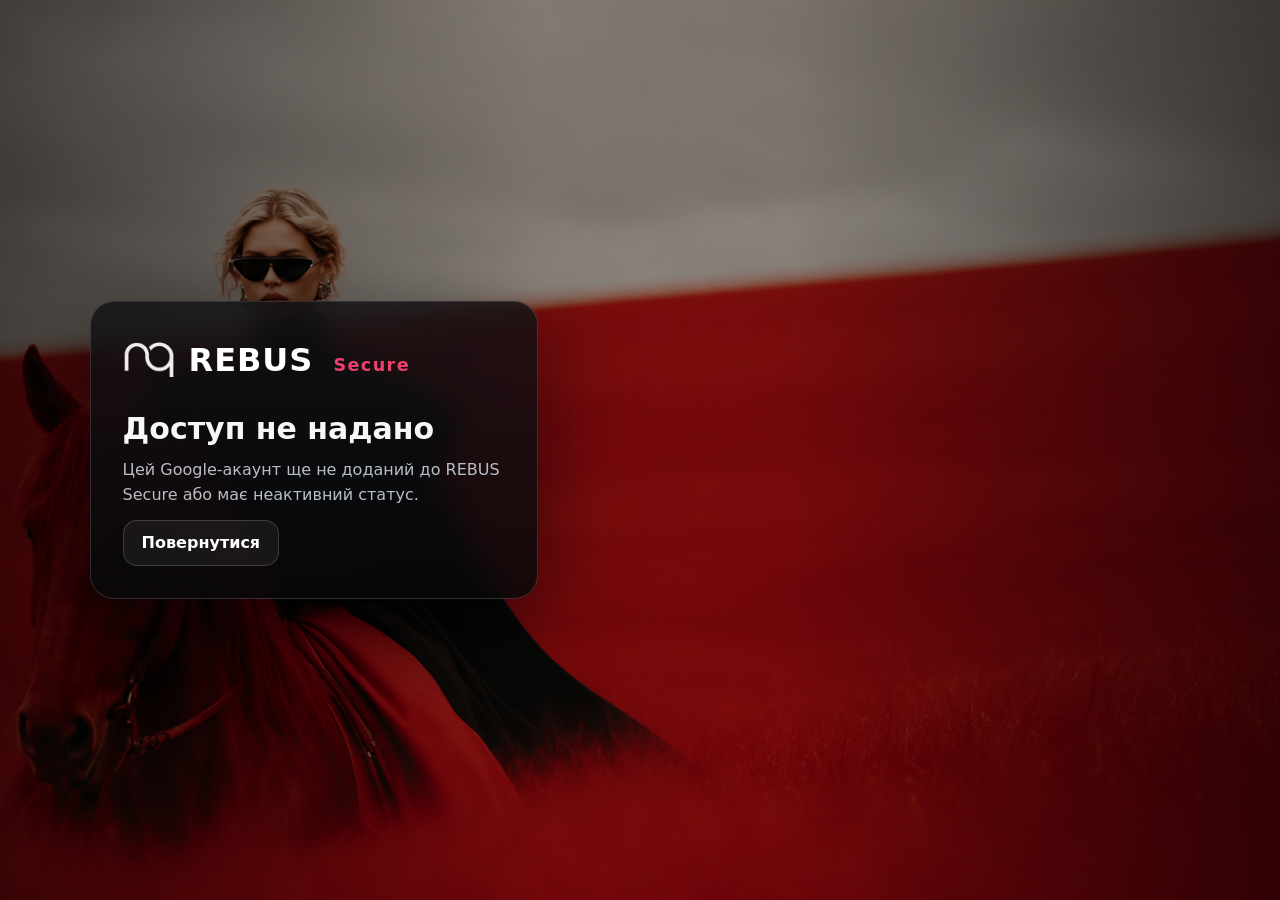
<file: access-denied.html>
<!doctype html>
<html lang="uk">
<head>
  <meta charset="UTF-8" />
  <meta name="viewport" content="width=device-width, initial-scale=1.0" />
  <title>REBUS Secure — Доступ не надано</title>
  <link rel="icon" href="assets/favicon.ico" sizes="any" />
  <link rel="icon" type="image/png" sizes="32x32" href="assets/favicon-32.png" />
  <link rel="icon" type="image/png" sizes="64x64" href="assets/favicon-64.png" />
  <link rel="apple-touch-icon" sizes="180x180" href="assets/favicon-180.png" />
  <link rel="stylesheet" href="css/styles.css" />
</head>
<body class="page-bg twofa-bg">
  <main class="auth-wrap">
    <section class="auth-card">
      <div class="brand">
        <img src="assets/favicon.png" alt="REBUS" />
        <div class="brand-title">REBUS <span>Secure</span></div>
      </div>
      <h1 class="title">Доступ не надано</h1>
      <p class="sub">Цей Google-акаунт ще не доданий до REBUS Secure або має неактивний статус.</p>
      <p id="deniedEmail" class="muted small-note"></p>
      <a class="ghost-link" href="index.html">Повернутися</a>
    </section>
  </main>
<script>
    const deniedEmail = sessionStorage.getItem('rebus_denied_email');
    const el = document.getElementById('deniedEmail');
    if (deniedEmail && el) el.textContent = `Email: ${deniedEmail}`;
  </script>
</body>
</html>
</file>
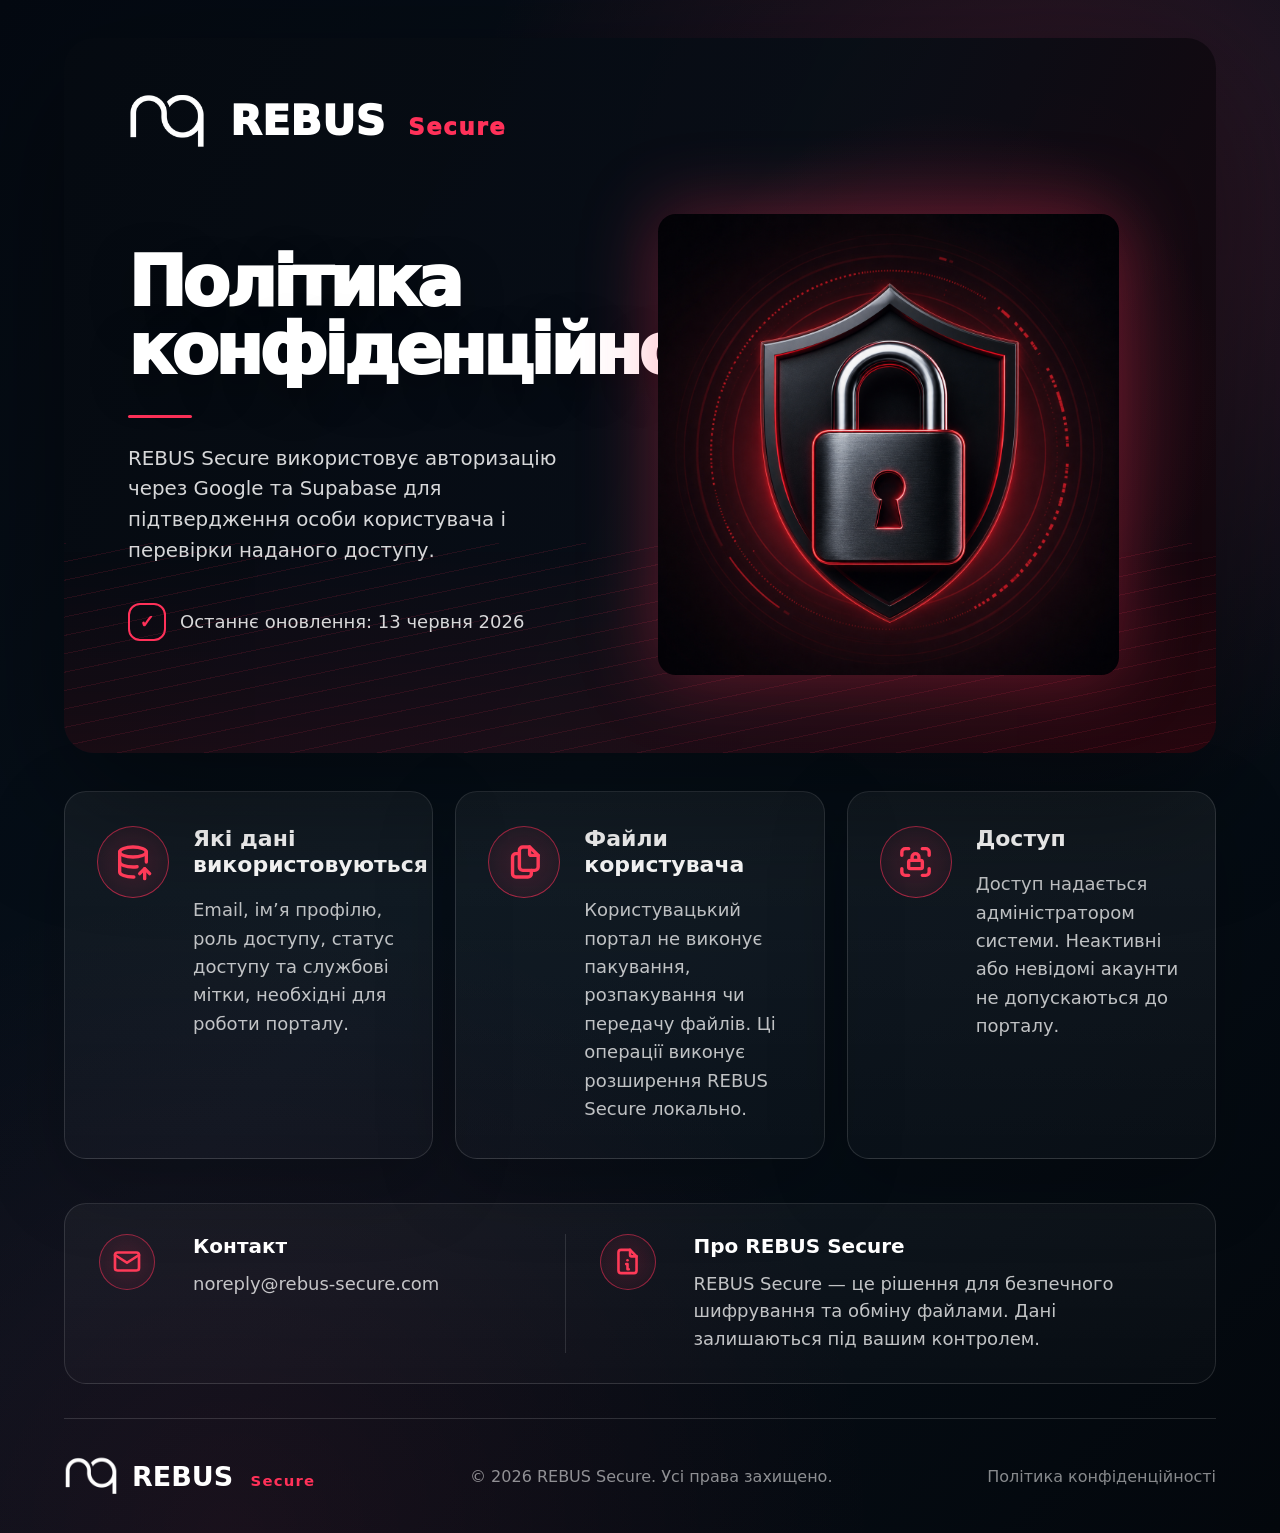
<file: privacy.html>
<!doctype html>
<html lang="uk">
<head>
  <meta charset="UTF-8" />
  <meta name="viewport" content="width=device-width, initial-scale=1.0" />
  <title>REBUS Secure — Політика конфіденційності</title>
  <link rel="icon" href="assets/favicon.ico" sizes="any" />
  <link rel="icon" type="image/png" sizes="32x32" href="assets/favicon-32.png" />
  <link rel="icon" type="image/png" sizes="64x64" href="assets/favicon-64.png" />
  <link rel="apple-touch-icon" sizes="180x180" href="assets/favicon-180.png" />
  <style>
    *{box-sizing:border-box}
    html{scroll-behavior:smooth}
    body.rebus-privacy-page{
      margin:0;min-height:100vh;
      background:radial-gradient(circle at 82% 14%,rgba(255,49,89,.18),transparent 35%),radial-gradient(circle at 18% 100%,rgba(255,49,89,.08),transparent 35%),linear-gradient(135deg,#040911,#07111b 48%,#03070c);
      color:#f4f4f4;font-family:Inter,system-ui,-apple-system,BlinkMacSystemFont,"Segoe UI",Arial,sans-serif;overflow-x:hidden;
    }
    .privacy-shell{width:min(100%,1760px);min-height:100vh;margin:0 auto;padding:clamp(22px,3vw,52px) clamp(22px,5vw,96px) 0}
    .privacy-hero{position:relative;min-height:560px;border-radius:30px;overflow:hidden;background:radial-gradient(circle at 76% 50%,rgba(255,49,89,.23),transparent 30%),linear-gradient(115deg,rgba(5,10,17,.98),rgba(8,14,22,.94) 54%,rgba(23,5,11,.92));box-shadow:0 44px 130px rgba(0,0,0,.44)}
    .privacy-hero::after{content:"";position:absolute;left:0;right:0;bottom:0;height:210px;background:linear-gradient(180deg,transparent,rgba(255,24,50,.14)),repeating-linear-gradient(168deg,rgba(255,49,89,.2) 0 1px,transparent 1px 18px);opacity:.55;pointer-events:none}
    .privacy-brand{position:relative;z-index:2;display:flex;align-items:center;gap:24px;padding:44px clamp(34px,5vw,88px) 0}
    .privacy-brand img{width:78px;height:78px;object-fit:contain;filter:brightness(0) invert(1)}
    .privacy-brand strong{color:#fff;font-size:clamp(30px,3.2vw,48px);font-weight:950;letter-spacing:.01em}
    .privacy-brand span,.privacy-footer-brand span{color:#ff3159;font-size:.55em;letter-spacing:.08em;margin-left:8px}
    .privacy-hero-content{position:relative;z-index:2;display:grid;grid-template-columns:minmax(0,.92fr) minmax(360px,1.08fr);gap:48px;align-items:center;padding:54px clamp(34px,5vw,88px) 78px}
    .privacy-copy h1{margin:0;max-width:760px;color:#fff;font-size:clamp(48px,5.4vw,82px);line-height:.98;font-weight:950;letter-spacing:-.055em;text-shadow:0 14px 42px rgba(0,0,0,.35)}
    .privacy-red-line{width:64px;height:3px;margin:30px 0 26px;background:#ff3159;border-radius:999px}
    .privacy-copy p{max-width:760px;margin:0;color:rgba(255,255,255,.84);font-size:clamp(19px,1.55vw,25px);line-height:1.55}
    .privacy-updated{display:flex;align-items:center;gap:14px;margin-top:36px;color:rgba(255,255,255,.84);font-size:18px}
    .privacy-updated span{display:inline-flex;align-items:center;justify-content:center;width:38px;height:38px;border:2px solid #ff3159;border-radius:12px;color:#ff3159;font-weight:950}
    .privacy-shield-image{display:flex;align-items:center;justify-content:center;min-height:390px}
    .privacy-shield-image img{width:min(36vw,470px);max-width:100%;height:auto;display:block;object-fit:contain;filter:drop-shadow(0 0 38px rgba(255,49,89,.36));border-radius:18px}
    .privacy-cards{display:grid;grid-template-columns:repeat(3,minmax(0,1fr));gap:22px;padding:38px 0 44px}
    .privacy-card{min-height:260px;display:grid;grid-template-columns:72px 1fr;grid-template-rows:auto 1fr;gap:18px 24px;padding:34px 32px;border:1px solid rgba(255,255,255,.13);border-radius:22px;background:linear-gradient(180deg,rgba(255,255,255,.055),rgba(255,255,255,.025));box-shadow:0 24px 80px rgba(0,0,0,.23)}
    .privacy-icon{grid-row:1 / span 2;width:72px;height:72px;display:flex;align-items:center;justify-content:center;border:1px solid rgba(255,49,89,.62);border-radius:999px;background:radial-gradient(circle,rgba(255,49,89,.18),rgba(255,49,89,.04))}
    .privacy-icon img,.privacy-bottom-icon img{width:58%;height:58%;display:block;object-fit:contain;filter:brightness(0) saturate(100%) invert(33%) sepia(96%) saturate(2892%) hue-rotate(332deg) brightness(107%) contrast(101%)}
    .privacy-card h2{margin:0;color:#fff;font-size:clamp(22px,1.65vw,30px);line-height:1.18}
    .privacy-card p{grid-column:2;margin:0;color:rgba(255,255,255,.74);font-size:18px;line-height:1.58;max-width:100%;text-align:left;word-break:normal;overflow-wrap:normal;hyphens:none}
    .privacy-bottom{display:grid;grid-template-columns:minmax(280px,.7fr) minmax(360px,1fr);gap:34px;padding:30px 34px;margin-bottom:34px;border:1px solid rgba(255,255,255,.12);border-radius:22px;background:linear-gradient(180deg,rgba(255,255,255,.045),rgba(255,255,255,.02))}
    .privacy-contact,.privacy-about{display:grid;grid-template-columns:72px 1fr;gap:22px;align-items:start}
    .privacy-about{border-left:1px solid rgba(255,255,255,.12);padding-left:34px}
    .privacy-bottom-icon{width:56px;height:56px;display:flex;align-items:center;justify-content:center;border:1px solid rgba(255,49,89,.52);border-radius:999px;background:radial-gradient(circle,rgba(255,49,89,.16),rgba(255,49,89,.035))}
    .privacy-bottom h3{margin:0 0 12px;color:#fff;font-size:20px}.privacy-bottom a,.privacy-bottom p{margin:0;color:rgba(255,255,255,.75);text-decoration:none;font-size:18px;line-height:1.55}
    .privacy-footer{display:flex;align-items:center;justify-content:space-between;gap:24px;padding:30px 0;border-top:1px solid rgba(255,255,255,.14);color:rgba(255,255,255,.54)}
    .privacy-footer-brand{display:flex;align-items:center;gap:14px;color:#fff;font-weight:950;font-size:27px}.privacy-footer-brand img{width:54px;height:54px;filter:brightness(0) invert(1)}.privacy-footer p{margin:0}.privacy-footer a{color:rgba(255,255,255,.52);text-decoration:none}
    @media(max-width:1050px){.privacy-hero-content,.privacy-cards,.privacy-bottom{grid-template-columns:1fr}.privacy-shield-image{min-height:260px}.privacy-shield-image img{width:min(70vw,390px)}.privacy-card{min-height:auto}.privacy-about{border-left:0;border-top:1px solid rgba(255,255,255,.12);padding-left:0;padding-top:28px}.privacy-footer{flex-wrap:wrap}}
    @media(max-width:620px){.privacy-shell{padding:16px 16px 0}.privacy-brand{padding:28px 24px 0}.privacy-brand img{width:56px;height:56px}.privacy-hero-content{padding:40px 24px 56px}.privacy-copy h1{font-size:44px}.privacy-card,.privacy-contact,.privacy-about{grid-template-columns:1fr}.privacy-icon{grid-row:auto}.privacy-card p{grid-column:auto}.privacy-bottom{padding:24px}}
  </style>
</head>
<body class="rebus-privacy-page">
  <main class="privacy-shell" aria-label="Політика конфіденційності REBUS Secure">
    <section class="privacy-hero">
      <div class="privacy-brand"><img src="assets/favicon-light.png" alt="REBUS" /><strong>REBUS <span>Secure</span></strong></div>
      <div class="privacy-hero-content">
        <div class="privacy-copy">
          <h1>Політика конфіденційності</h1>
          <div class="privacy-red-line" aria-hidden="true"></div>
          <p>REBUS Secure використовує авторизацію через Google та Supabase для підтвердження особи користувача і перевірки наданого доступу.</p>
          <div class="privacy-updated"><span aria-hidden="true">✓</span> Останнє оновлення: 13 червня 2026</div>
        </div>
        <div class="privacy-shield-image" aria-hidden="true"><img src="assets/privacy-shield-lock.png" alt=""></div>
      </div>
    </section>
    <section class="privacy-cards" aria-label="Основні положення політики">
      <article class="privacy-card"><div class="privacy-icon"><img src="assets/privacy-data.svg" alt="" aria-hidden="true"></div><h2>Які дані використовуються</h2><p>Email, ім’я профілю, роль доступу, статус доступу та службові мітки, необхідні для роботи порталу.</p></article>
      <article class="privacy-card"><div class="privacy-icon"><img src="assets/privacy-files.svg" alt="" aria-hidden="true"></div><h2>Файли користувача</h2><p>Користувацький портал не виконує пакування, розпакування чи передачу файлів. Ці операції виконує розширення REBUS Secure локально.</p></article>
      <article class="privacy-card"><div class="privacy-icon"><img src="assets/privacy-access.svg" alt="" aria-hidden="true"></div><h2>Доступ</h2><p>Доступ надається адміністратором системи. Неактивні або невідомі акаунти не допускаються до порталу.</p></article>
    </section>
    <section class="privacy-bottom">
      <div class="privacy-contact"><div class="privacy-bottom-icon"><img src="assets/privacy-mail.svg" alt="" aria-hidden="true"></div><div><h3>Контакт</h3><a href="mailto:noreply@rebus-secure.com">noreply@rebus-secure.com</a></div></div>
      <div class="privacy-about"><div class="privacy-bottom-icon"><img src="assets/privacy-info.svg" alt="" aria-hidden="true"></div><div><h3>Про REBUS Secure</h3><p>REBUS Secure — це рішення для безпечного шифрування та обміну файлами. Дані залишаються під вашим контролем.</p></div></div>
    </section>
    <footer class="privacy-footer"><div class="privacy-footer-brand"><img src="assets/favicon-light.png" alt="" aria-hidden="true"><strong>REBUS <span>Secure</span></strong></div><p>© 2026 REBUS Secure. Усі права захищено.</p><a href="privacy.html">Політика конфіденційності</a></footer>
  </main>
</body>
</html>
</file>
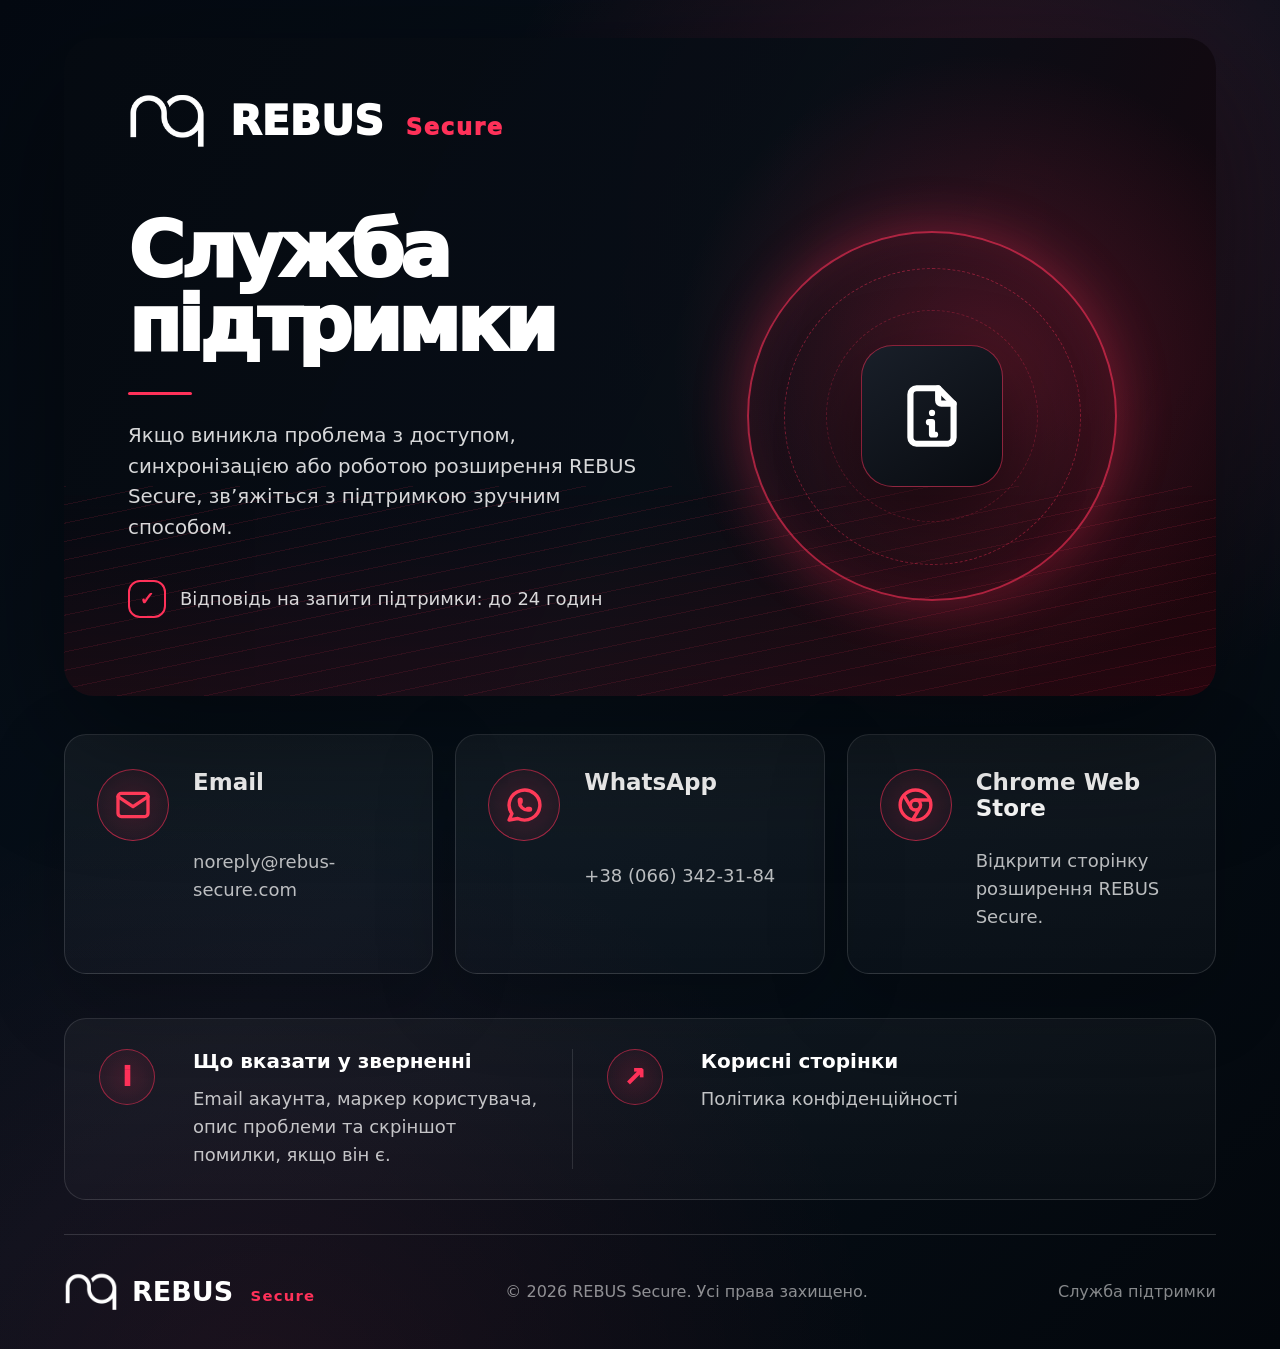
<file: support.html>
<!doctype html>
<html lang="uk">
<head>
  <meta charset="UTF-8" />
  <meta name="viewport" content="width=device-width, initial-scale=1.0" />
  <title>REBUS Secure — Служба підтримки</title>
  <link rel="icon" href="assets/favicon.ico" sizes="any" />
  <link rel="icon" type="image/png" sizes="32x32" href="assets/favicon-32.png" />
  <link rel="icon" type="image/png" sizes="64x64" href="assets/favicon-64.png" />
  <link rel="apple-touch-icon" sizes="180x180" href="assets/favicon-180.png" />
  <style>
    *{box-sizing:border-box}
    body.rebus-support-page{
      margin:0;
      min-height:100vh;
      background:
        radial-gradient(circle at 78% 16%,rgba(255,49,89,.18),transparent 34%),
        radial-gradient(circle at 20% 105%,rgba(255,49,89,.09),transparent 36%),
        linear-gradient(135deg,#040911,#07111b 48%,#03070c);
      color:#f4f4f4;
      font-family:Inter,system-ui,-apple-system,BlinkMacSystemFont,"Segoe UI",Arial,sans-serif;
      overflow-x:hidden;
    }

    .support-shell{
      width:min(100%,1760px);
      min-height:100vh;
      margin:0 auto;
      padding:clamp(22px,3vw,52px) clamp(22px,5vw,96px) 0;
    }

    .support-hero{
      position:relative;
      min-height:520px;
      border-radius:30px;
      overflow:hidden;
      background:
        radial-gradient(circle at 80% 50%,rgba(255,49,89,.24),transparent 32%),
        linear-gradient(115deg,rgba(5,10,17,.98),rgba(8,14,22,.94) 54%,rgba(23,5,11,.92));
      box-shadow:0 44px 130px rgba(0,0,0,.44);
    }

    .support-hero::after{
      content:"";
      position:absolute;
      left:0;right:0;bottom:0;
      height:210px;
      background:
        linear-gradient(180deg,transparent,rgba(255,24,50,.14)),
        repeating-linear-gradient(168deg,rgba(255,49,89,.2) 0 1px,transparent 1px 18px);
      opacity:.55;
      pointer-events:none;
    }

    .support-brand{
      position:relative;
      z-index:2;
      display:flex;
      align-items:center;
      gap:24px;
      padding:44px clamp(34px,5vw,88px) 0;
    }

    .support-brand img{
      width:78px;
      height:78px;
      object-fit:contain;
      filter:brightness(0) invert(1);
    }

    .support-brand strong{
      color:#fff;
      font-size:clamp(30px,3.2vw,48px);
      font-weight:950;
    }

    .support-brand span,
    .support-footer-brand span{
      color:#ff3159;
      font-size:.55em;
      letter-spacing:.08em;
      margin-left:8px;
    }

    .support-hero-content{
      position:relative;
      z-index:2;
      display:grid;
      grid-template-columns:minmax(0,1fr) minmax(320px,.82fr);
      gap:48px;
      align-items:center;
      padding:54px clamp(34px,5vw,88px) 78px;
    }

    .support-copy h1{
      margin:0;
      max-width:760px;
      color:#fff;
      font-size:clamp(54px,6vw,94px);
      line-height:.96;
      font-weight:950;
      letter-spacing:-.055em;
    }

    .support-red-line{
      width:64px;
      height:3px;
      margin:30px 0 26px;
      background:#ff3159;
      border-radius:999px;
    }

    .support-copy p{
      max-width:760px;
      margin:0;
      color:rgba(255,255,255,.84);
      font-size:clamp(19px,1.55vw,25px);
      line-height:1.55;
    }

    .support-note{
      display:flex;
      align-items:center;
      gap:14px;
      margin-top:36px;
      color:rgba(255,255,255,.84);
      font-size:18px;
    }

    .support-note span{
      display:inline-flex;
      align-items:center;
      justify-content:center;
      width:38px;
      height:38px;
      border:2px solid #ff3159;
      border-radius:12px;
      color:#ff3159;
      font-weight:950;
    }

    .support-visual{
      position:relative;
      min-height:330px;
      display:flex;
      align-items:center;
      justify-content:center;
    }

    .support-orbit{
      width:min(34vw,370px);
      height:min(34vw,370px);
      border:2px solid rgba(255,49,89,.62);
      border-radius:50%;
      display:flex;
      align-items:center;
      justify-content:center;
      box-shadow:0 0 54px rgba(255,49,89,.32), inset 0 0 38px rgba(255,49,89,.12);
    }

    .support-orbit::before,
    .support-orbit::after{
      content:"";
      position:absolute;
      width:min(27vw,295px);
      height:min(27vw,295px);
      border:1px dashed rgba(255,49,89,.42);
      border-radius:50%;
    }

    .support-orbit::after{
      width:min(19vw,210px);
      height:min(19vw,210px);
      opacity:.65;
    }

    .support-mark{
      position:relative;
      z-index:2;
      width:142px;
      height:142px;
      display:flex;
      align-items:center;
      justify-content:center;
      border-radius:32px;
      background:linear-gradient(145deg,#191f29,#080b10);
      border:1px solid rgba(255,49,89,.52);
      box-shadow:0 28px 80px rgba(0,0,0,.48);
    }

    .support-mark img{
      width:74px;
      height:74px;
      object-fit:contain;
      filter:brightness(0) invert(1);
    }

    .support-cards{
      display:grid;
      grid-template-columns:repeat(3,minmax(0,1fr));
      gap:22px;
      padding:38px 0 44px;
    }

    .support-card{
      min-height:240px;
      padding:34px 32px;
      border:1px solid rgba(255,255,255,.13);
      border-radius:22px;
      background:linear-gradient(180deg,rgba(255,255,255,.055),rgba(255,255,255,.025));
      box-shadow:0 24px 80px rgba(0,0,0,.23);
      text-decoration:none;
      color:#f4f4f4;
      display:grid;
      grid-template-columns:72px 1fr;
      gap:18px 24px;
      transition:transform .22s ease,border-color .22s ease,box-shadow .22s ease;
    }

    .support-card:hover{
      transform:translateY(-7px);
      border-color:rgba(255,49,89,.5);
      box-shadow:0 30px 90px rgba(255,49,89,.12);
    }

    .support-icon{
      grid-row:1 / span 2;
      width:72px;
      height:72px;
      display:flex;
      align-items:center;
      justify-content:center;
      border:1px solid rgba(255,49,89,.62);
      border-radius:999px;
      background:radial-gradient(circle,rgba(255,49,89,.18),rgba(255,49,89,.04));
    }

    .support-icon img{
      width:58%;
      height:58%;
      object-fit:contain;
      filter:brightness(0) saturate(100%) invert(33%) sepia(96%) saturate(2892%) hue-rotate(332deg) brightness(107%) contrast(101%);
    }

    .support-card h2{
      margin:0;
      color:#fff;
      font-size:clamp(23px,1.75vw,32px);
      line-height:1.15;
    }

    .support-card p{
      grid-column:2;
      margin:0;
      color:rgba(255,255,255,.72);
      font-size:18px;
      line-height:1.55;
    }

    .support-bottom{
      display:grid;
      grid-template-columns:minmax(300px,.72fr) minmax(360px,1fr);
      gap:34px;
      padding:30px 34px;
      margin-bottom:34px;
      border:1px solid rgba(255,255,255,.12);
      border-radius:22px;
      background:linear-gradient(180deg,rgba(255,255,255,.045),rgba(255,255,255,.02));
    }

    .support-bottom-item{
      display:grid;
      grid-template-columns:72px 1fr;
      gap:22px;
      align-items:start;
    }

    .support-bottom-item + .support-bottom-item{
      border-left:1px solid rgba(255,255,255,.12);
      padding-left:34px;
    }

    .support-bottom-icon{
      width:56px;
      height:56px;
      display:flex;
      align-items:center;
      justify-content:center;
      border:1px solid rgba(255,49,89,.52);
      border-radius:999px;
      background:radial-gradient(circle,rgba(255,49,89,.16),rgba(255,49,89,.035));
      color:#ff3159;
      font-weight:950;
      font-size:26px;
    }

    .support-bottom h3{
      margin:0 0 12px;
      color:#fff;
      font-size:20px;
    }

    .support-bottom p,
    .support-bottom a{
      margin:0;
      color:rgba(255,255,255,.75);
      text-decoration:none;
      font-size:18px;
      line-height:1.55;
    }

    .support-footer{
      display:flex;
      align-items:center;
      justify-content:space-between;
      gap:24px;
      padding:30px 0;
      border-top:1px solid rgba(255,255,255,.14);
      color:rgba(255,255,255,.54);
    }

    .support-footer-brand{
      display:flex;
      align-items:center;
      gap:14px;
      color:#fff;
      font-weight:950;
      font-size:27px;
    }

    .support-footer-brand img{
      width:54px;
      height:54px;
      filter:brightness(0) invert(1);
    }

    .support-footer p{margin:0}
    .support-footer a{color:rgba(255,255,255,.52);text-decoration:none}

    @media(max-width:1050px){
      .support-hero-content,.support-cards,.support-bottom{grid-template-columns:1fr}
      .support-orbit{width:310px;height:310px}
      .support-bottom-item + .support-bottom-item{border-left:0;border-top:1px solid rgba(255,255,255,.12);padding-left:0;padding-top:28px}
      .support-footer{flex-wrap:wrap}
    }

    @media(max-width:620px){
      .support-shell{padding:16px 16px 0}
      .support-brand{padding:28px 24px 0}
      .support-brand img{width:56px;height:56px}
      .support-hero-content{padding:40px 24px 56px}
      .support-copy h1{font-size:46px}
      .support-card,.support-bottom-item{grid-template-columns:1fr}
      .support-icon{grid-row:auto}
      .support-card p{grid-column:auto}
      .support-bottom{padding:24px}
    }
  </style>
</head>
<body class="rebus-support-page">
  <main class="support-shell" aria-label="Служба підтримки REBUS Secure">
    <section class="support-hero">
      <div class="support-brand">
        <img src="assets/favicon-light.png" alt="REBUS" />
        <strong>REBUS <span>Secure</span></strong>
      </div>

      <div class="support-hero-content">
        <div class="support-copy">
          <h1>Служба підтримки</h1>
          <div class="support-red-line" aria-hidden="true"></div>
          <p>Якщо виникла проблема з доступом, синхронізацією або роботою розширення REBUS Secure, зв’яжіться з підтримкою зручним способом.</p>
          <div class="support-note"><span aria-hidden="true">✓</span> Відповідь на запити підтримки: до 24 годин</div>
        </div>

        <div class="support-visual" aria-hidden="true">
          <div class="support-orbit">
            <div class="support-mark">
              <img src="assets/support-info.svg" alt="">
            </div>
          </div>
        </div>
      </div>
    </section>

    <section class="support-cards" aria-label="Контакти підтримки">
      <a class="support-card" href="mailto:noreply@rebus-secure.com">
        <div class="support-icon"><img src="assets/support-mail.svg" alt="" aria-hidden="true"></div>
        <h2>Email</h2>
        <p>noreply@rebus-secure.com</p>
      </a>

      <a class="support-card" href="https://wa.me/380663423184" target="_blank" rel="noopener noreferrer">
        <div class="support-icon"><img src="assets/support-whatsapp.svg" alt="" aria-hidden="true"></div>
        <h2>WhatsApp</h2>
        <p>+38 (066) 342-31-84</p>
      </a>

      <a class="support-card" href="https://chromewebstore.google.com/detail/bnhfaamjhhkbkgpddnpaoadibkibojho?utm_source=item-share-cb" target="_blank" rel="noopener noreferrer">
        <div class="support-icon"><img src="assets/support-chrome.svg" alt="" aria-hidden="true"></div>
        <h2>Chrome Web Store</h2>
        <p>Відкрити сторінку розширення REBUS Secure.</p>
      </a>
    </section>

    <section class="support-bottom">
      <div class="support-bottom-item">
        <div class="support-bottom-icon">i</div>
        <div>
          <h3>Що вказати у зверненні</h3>
          <p>Email акаунта, маркер користувача, опис проблеми та скріншот помилки, якщо він є.</p>
        </div>
      </div>

      <div class="support-bottom-item">
        <div class="support-bottom-icon">↗</div>
        <div>
          <h3>Корисні сторінки</h3>
          <p><a href="privacy.html">Політика конфіденційності</a></p>
        </div>
      </div>
    </section>

    <footer class="support-footer">
      <div class="support-footer-brand">
        <img src="assets/favicon-light.png" alt="" aria-hidden="true">
        <strong>REBUS <span>Secure</span></strong>
      </div>
      <p>© 2026 REBUS Secure. Усі права захищено.</p>
      <a href="support.html">Служба підтримки</a>
    </footer>
  </main>
</body>
</html>
</file>
<file: css/styles.css>
:root{
  --bg:#070708;
  --panel:rgba(10,11,13,.72);
  --panel-strong:rgba(10,11,13,.84);
  --line:rgba(255,255,255,.14);
  --text:#f7f7f8;
  --muted:#b9bdc7;
  --dim:#7b808b;
  --red:#7b061c;
  --red-2:#a9112b;
  --red-3:#d23a58;
  --ok:#48db8b;
  --warn:#ffd34d;
  --shadow:0 26px 90px rgba(0,0,0,.56);
  --radius:24px;
}
*{box-sizing:border-box}
html,body{min-height:100%;margin:0}
body{font-family:Inter,system-ui,-apple-system,Segoe UI,Roboto,Arial,sans-serif;color:var(--text);background:#08090a}
.page-bg{min-height:100vh;background-size:cover;background-position:center;position:relative;overflow:hidden}
.page-bg::before{content:"";position:absolute;inset:0;pointer-events:none;background:linear-gradient(90deg,rgba(0,0,0,.08),rgba(0,0,0,.08) 38%,rgba(0,0,0,.35) 100%)}
.login-bg{background-image:url('../assets/bg-login.png')}
.twofa-bg{background-image:url('../assets/bg-2fa.png');background-position:center}
.center-logo{position:absolute;z-index:2;left:53.2%;top:34.5%;transform:translate(-10%,-10%);text-align:center;user-select:none}
.rebus-word{font-size:clamp(64px,7.2vw,128px);font-weight:900;letter-spacing:.22em;line-height:.9;color:rgba(20,22,24,.70);text-shadow:0 1px 0 rgba(255,255,255,.18),0 12px 24px rgba(0,0,0,.32);filter:drop-shadow(0 1px 0 rgba(255,255,255,.20))}
.login-word{display:flex;align-items:center;justify-content:center;margin-top:34px;padding:0;border:0;background:transparent;color:#ffffff;font-size:clamp(18px,2vw,34px);font-weight:900;letter-spacing:.12em;text-decoration:none;text-transform:uppercase;cursor:pointer;transition:.25s ease;text-shadow:0 12px 28px rgba(0,0,0,.28);width:100%;height:100%;text-align:center}
.login-word:hover{color:#ff1a1a;text-shadow:0 0 14px rgba(255,26,26,.65),0 16px 34px rgba(0,0,0,.34);transform:translateY(-1px)}
.login-word:disabled{opacity:.55;cursor:wait}
.corner-status{position:fixed;left:28px;bottom:24px;z-index:3;display:flex;align-items:center;gap:10px;color:rgba(255,255,255,.72);font-size:14px;letter-spacing:.02em}.dot{width:11px;height:11px;border-radius:999px;background:var(--red-3);box-shadow:0 0 16px rgba(210,58,88,.5)}.dot.ok{background:var(--ok);box-shadow:0 0 16px rgba(72,219,139,.5)}.dot.warn{background:var(--warn);box-shadow:0 0 16px rgba(255,211,77,.45)}
.auth-wrap{position:relative;z-index:2;min-height:100vh;display:flex;align-items:center;justify-content:flex-start;padding:44px 7vw}.auth-wrap::before{content:"";position:absolute;inset:0;z-index:-1;background:linear-gradient(90deg,rgba(0,0,0,.62),rgba(0,0,0,.30) 34%,rgba(0,0,0,.06) 62%,rgba(0,0,0,.16))}
.auth-card{width:min(448px,92vw);border:1px solid var(--line);border-radius:var(--radius);background:linear-gradient(180deg,rgba(16,17,20,.82),rgba(7,8,10,.86));backdrop-filter:blur(14px);box-shadow:var(--shadow);padding:32px}.brand{display:flex;align-items:center;gap:14px;margin-bottom:26px}.brand img{width:52px;height:52px;object-fit:contain}.brand-title{font-size:34px;font-weight:950;letter-spacing:.03em}.brand-title span{margin-left:8px;color:var(--red-3);font-size:.62em}.title{margin:0 0 12px;font-size:30px;line-height:1.12}.sub{margin:0 0 24px;color:var(--muted);font-size:16px;line-height:1.55}.code-input{width:100%;height:64px;border-radius:17px;border:1px solid rgba(255,255,255,.15);background:rgba(0,0,0,.36);color:#fff;text-align:center;font-size:28px;letter-spacing:.36em;font-weight:800;outline:none}.code-input:focus{border-color:rgba(210,58,88,.7);box-shadow:0 0 0 4px rgba(210,58,88,.12)}.stack{display:grid;gap:14px}.btn{min-height:56px;border:1px solid rgba(255,255,255,.14);border-radius:16px;background:linear-gradient(135deg,#b11634,#73051a);color:#fff;font-size:17px;font-weight:900;cursor:pointer;box-shadow:0 18px 46px rgba(139,9,31,.24);transition:.16s ease}.btn:hover{transform:translateY(-1px);filter:brightness(1.08)}.btn.secondary{background:rgba(255,255,255,.065);box-shadow:none}.status{min-height:24px;margin-top:16px;color:var(--muted);font-size:14px;line-height:1.45}.status.error{color:#ff91a2}.status.ok{color:var(--ok)}.status.warn{color:var(--warn)}
.shell{min-height:100vh;display:grid;grid-template-columns:292px 1fr;background:radial-gradient(circle at 80% -10%,rgba(143,12,34,.18),transparent 34%),#08090a}.side{padding:26px 22px;border-right:1px solid rgba(255,255,255,.09);background:linear-gradient(180deg,#101116,#08090b);display:flex;flex-direction:column;gap:26px}.side .brand-title{font-size:25px}.side .brand img{width:42px;height:42px}.nav{display:grid;gap:8px}.nav a{color:var(--muted);text-decoration:none;font-weight:800;padding:14px 16px;border-radius:15px}.nav a.active,.nav a:hover{background:linear-gradient(90deg,rgba(156,11,37,.28),rgba(156,11,37,.08));color:#fff}.side-bottom{margin-top:auto}.main{padding:34px 38px;overflow:auto}.top{display:flex;justify-content:space-between;gap:18px;align-items:flex-start;margin-bottom:28px}.top h1{margin:0;font-size:36px}.profile-mini{text-align:right;color:var(--muted);line-height:1.35}.profile-mini strong{display:block;color:#fff;font-size:17px}.grid{display:grid;grid-template-columns:repeat(3,minmax(0,1fr));gap:18px}.panel{border:1px solid rgba(255,255,255,.11);border-radius:22px;background:linear-gradient(180deg,rgba(20,22,26,.75),rgba(10,11,13,.75));box-shadow:0 18px 60px rgba(0,0,0,.22);overflow:hidden}.panel.pad{padding:22px}.panel h2,.panel h3{margin:0 0 12px}.muted{color:var(--muted)}.kv{display:grid;gap:12px}.kv-row{display:flex;justify-content:space-between;gap:16px;padding:12px 0;border-bottom:1px solid rgba(255,255,255,.07)}.kv-row:last-child{border-bottom:0}.badge{display:inline-flex;align-items:center;gap:8px;border-radius:999px;padding:7px 11px;font-weight:900;font-size:13px;background:rgba(72,219,139,.12);color:#78f0aa}.badge.warn{background:rgba(255,211,77,.12);color:var(--warn)}.learn-list{display:grid;gap:12px;margin-top:12px}.learn-item{padding:15px;border:1px solid rgba(255,255,255,.10);border-radius:16px;background:rgba(255,255,255,.035)}.learn-item strong{display:block;margin-bottom:4px}.wide{grid-column:1/-1}.ghost-link{display:inline-block;color:#fff;text-decoration:none;border:1px solid rgba(255,255,255,.14);padding:12px 16px;border-radius:14px;font-weight:900;background:rgba(255,255,255,.055)}
@media(max-width:920px){.center-logo{left:50%;top:38%;transform:translate(-5%,-10%)}.rebus-word{font-size:54px}.login-word{font-size:19px}.auth-wrap{justify-content:center;padding:26px}.shell{grid-template-columns:1fr}.side{display:none}.main{padding:24px}.grid{grid-template-columns:1fr}.top{display:block}.profile-mini{text-align:left;margin-top:10px}}

/* === REBUS user portal visual corrections === */
.login-bg::before{
  background:linear-gradient(90deg,rgba(0,0,0,.03),rgba(0,0,0,.02) 45%,rgba(0,0,0,.16) 100%);
}
.login-entry{
  position:absolute;
  z-index:2;
  left:67.6%;
  top:48.2%;
  transform:translate(-50%,-50%);
  text-align:center;
  user-select:none;
}
.login-word{
  display:flex;
  align-items:center;
  justify-content:center;
  margin:0;
  padding:0;
  border:0;
  background:transparent;
  color:#ffffff;
  font-size:clamp(18px,2.05vw,34px);
  font-weight:950;
  letter-spacing:.12em;
  line-height:1;
  text-align:center;
  text-decoration:none;
  text-transform:uppercase;
  cursor:pointer;
  transition:.22s ease;
  text-shadow:0 10px 28px rgba(0,0,0,.30);
}
.login-word:hover{
  color:#ff1a1a;
  text-shadow:0 0 14px rgba(255,26,26,.70),0 16px 34px rgba(0,0,0,.34);
  transform:translateY(-1px);
}
.login-word:disabled{opacity:.62;cursor:wait}
.twofa-bg::before{
  background:linear-gradient(90deg,rgba(0,0,0,.04),rgba(0,0,0,.05) 42%,rgba(0,0,0,.58) 100%);
}
.twofa-wrap{
  position:relative;
  z-index:2;
  min-height:100vh;
  display:flex;
  align-items:center;
  justify-content:flex-end;
  padding:44px 7vw;
}
.twofa-wrap::before{
  content:"";
  position:absolute;
  inset:0;
  z-index:-1;
  background:linear-gradient(90deg,rgba(0,0,0,0),rgba(0,0,0,.05) 46%,rgba(0,0,0,.38));
}
.twofa-card{
  width:min(470px,92vw);
  margin-right:1.5vw;
}
.brand.compact img{
  width:46px;
  height:46px;
}
.brand.compact .brand-title{
  font-size:30px;
}
@media(max-width:920px){
  .login-entry{left:67%;top:49%}
  .twofa-wrap{justify-content:center;padding:24px}
  .twofa-card{margin-right:0}
}

/* === Login + favicon + 2FA fixes, 2026-06-13 === */
.login-entry{
  left:68.9%;
  top:54.8%;
  transform:translate(-50%,-50%);
}
.login-word{
  font-size:clamp(18px,1.9vw,31px);
  letter-spacing:.52em;
  color:rgba(111,8,22,.78);
}
.twofa-card{
  width:min(492px,92vw);
  margin-right:4vw;
  background:linear-gradient(180deg,rgba(13,14,17,.86),rgba(6,7,9,.90));
}
.twofa-wrap{
  padding-right:8vw;
}
.brand.compact img{
  width:54px;
  height:54px;
}
@media(max-width:920px){
  .login-entry{left:68%;top:55.5%}
  .twofa-wrap{padding-right:24px;justify-content:center}
}
.corner-status{display:none!important}

.small-note{margin-top:-12px;margin-bottom:20px;font-size:13px;color:rgba(255,255,255,.55)}


/* Public informational pages for Chrome Web Store */
.support-bg {
  background-image:
    linear-gradient(90deg, rgba(4, 5, 8, .86), rgba(14, 4, 8, .62)),
    url('../assets/bg-2fa.png');
  background-size: cover;
  background-position: center;
}

.public-page {
  min-height: 100vh;
  display: flex;
  align-items: center;
  padding: 48px clamp(20px, 5vw, 96px);
}

.public-card {
  width: min(980px, 100%);
  padding: clamp(28px, 4vw, 56px);
  border: 1px solid rgba(255, 255, 255, .12);
  border-radius: 28px;
  background: linear-gradient(145deg, rgba(13, 15, 19, .92), rgba(25, 6, 12, .84));
  box-shadow: 0 32px 120px rgba(0, 0, 0, .56);
  backdrop-filter: blur(14px);
}

.brand-line {
  display: flex;
  align-items: center;
  gap: 16px;
  margin-bottom: 34px;
}

.brand-mark {
  width: 54px;
  height: 54px;
  object-fit: contain;
}

.brand-title {
  font-size: 32px;
  font-weight: 900;
  letter-spacing: .03em;
  color: #fff;
}

.brand-title span {
  color: #ef3f6b;
  font-size: .55em;
  margin-left: 8px;
  letter-spacing: .08em;
}

.public-card h1 {
  margin: 0 0 14px;
  font-size: clamp(34px, 5vw, 58px);
  line-height: 1;
  color: #fff;
}

.public-lead {
  max-width: 760px;
  margin: 0 0 34px;
  color: rgba(255, 255, 255, .76);
  font-size: 18px;
  line-height: 1.65;
}

.public-grid {
  display: grid;
  grid-template-columns: repeat(3, minmax(0, 1fr));
  gap: 16px;
  margin: 28px 0;
}

.public-grid article {
  padding: 22px;
  border-radius: 20px;
  border: 1px solid rgba(255, 255, 255, .1);
  background: rgba(255, 255, 255, .045);
}

.public-grid h2 {
  margin: 0 0 10px;
  font-size: 18px;
  color: #fff;
}

.public-grid p {
  margin: 0;
  color: rgba(255, 255, 255, .68);
  line-height: 1.55;
}

.support-box {
  display: grid;
  grid-template-columns: repeat(2, minmax(0, 1fr));
  gap: 14px;
  margin-top: 26px;
  padding-top: 22px;
  border-top: 1px solid rgba(255, 255, 255, .1);
}

.support-box strong {
  display: block;
  color: #fff;
  margin-bottom: 6px;
}

.support-box p {
  margin: 0;
  color: rgba(255, 255, 255, .72);
}

.public-actions {
  display: flex;
  gap: 14px;
  flex-wrap: wrap;
  margin-top: 32px;
}

.ghost-link {
  display: inline-flex;
  align-items: center;
  justify-content: center;
  min-height: 46px;
  padding: 0 18px;
  border-radius: 14px;
  border: 1px solid rgba(255, 255, 255, .16);
  color: #fff;
  text-decoration: none;
  font-weight: 800;
  background: rgba(255, 255, 255, .06);
}

.ghost-link:hover {
  border-color: rgba(239, 63, 107, .65);
  box-shadow: 0 0 30px rgba(239, 63, 107, .16);
}

@media (max-width: 760px) {
  .public-grid,
  .support-box {
    grid-template-columns: 1fr;
  }
}


/* === Login word alignment to printed oval button, 2026-06-14 === */
.login-entry{
  left:81.8%;
  top:72.5%;
  transform:translate(-50%,-50%);
}
.login-word{
  color:rgba(18,18,18,.86);
  font-size:clamp(18px,1.55vw,28px);
  font-weight:800;
  letter-spacing:.08em;
  text-shadow:0 1px 0 rgba(255,255,255,.28),0 8px 18px rgba(0,0,0,.18);
}
.login-word:hover{
  color:#151515;
  text-shadow:0 0 10px rgba(255,255,255,.25),0 0 16px rgba(185,13,37,.28);
  transform:translateY(-1px);
}
@media(max-width:920px){
  .login-entry{left:81.8%;top:72.5%}
  .login-word{font-size:18px;letter-spacing:.06em}
}

/* === FINAL FIX: login text centered in printed oval, bordo + red hover === */
.login-entry{
  left:81.8% !important;
  top:74.4% !important;
  transform:translate(-50%,-50%) !important;
}
.login-word{
  color:#6f1021 !important;
  font-size:clamp(18px,1.55vw,28px) !important;
  font-weight:900 !important;
  letter-spacing:.08em !important;
  line-height:1 !important;
  text-shadow:0 1px 0 rgba(255,255,255,.22),0 8px 18px rgba(0,0,0,.20) !important;
}
.login-word:hover{
  color:#ff243d !important;
  text-shadow:0 0 12px rgba(255,36,61,.42),0 8px 18px rgba(0,0,0,.22) !important;
  transform:none !important;
}
@media(max-width:920px){
  .login-entry{left:81.8% !important;top:74.4% !important;}
  .login-word{font-size:18px !important;letter-spacing:.06em !important;}
}


/* === REBUS first-time 2FA setup === */
.setup-2fa-card{
  width:min(580px,92vw);
  max-height:calc(100vh - 56px);
  overflow:auto;
}
.qr-box{
  display:flex;
  align-items:center;
  justify-content:center;
  min-height:286px;
  margin:18px 0 16px;
  padding:22px;
  border:1px solid rgba(255,255,255,.13);
  border-radius:22px;
  background:linear-gradient(180deg,rgba(255,255,255,.055),rgba(255,255,255,.025));
  box-shadow:inset 0 1px 0 rgba(255,255,255,.06),0 22px 70px rgba(0,0,0,.22);
}
.qr-placeholder{
  color:rgba(255,255,255,.62);
  font-weight:800;
  text-align:center;
}
.qr-img,
.qr-svg svg{
  width:240px;
  height:240px;
  display:block;
  border-radius:18px;
  background:#fff;
  padding:12px;
  box-shadow:0 18px 44px rgba(0,0,0,.35);
}
.qr-svg{
  display:flex;
  align-items:center;
  justify-content:center;
}
.setup-steps{
  display:grid;
  gap:8px;
  margin:0 0 16px;
  padding:14px 16px;
  border-radius:16px;
  border:1px solid rgba(255,255,255,.10);
  background:rgba(0,0,0,.22);
  color:rgba(255,255,255,.78);
  font-size:13px;
  line-height:1.35;
}
.setup-steps b{
  color:#ff4c71;
}
.setup-secret-wrap{
  margin:0 0 18px;
  padding:13px 16px;
  border-radius:16px;
  border:1px solid rgba(255,255,255,.10);
  background:rgba(0,0,0,.24);
}
.setup-secret-wrap summary{
  cursor:pointer;
  color:rgba(255,255,255,.68);
  font-size:13px;
  font-weight:900;
  letter-spacing:.04em;
  text-transform:uppercase;
  list-style:none;
}
.setup-secret-wrap summary::-webkit-details-marker{
  display:none;
}
.setup-secret-wrap summary::after{
  content:'+';
  float:right;
  color:#ff4c71;
}
.setup-secret-wrap[open] summary::after{
  content:'–';
}
.setup-secret{
  display:block;
  margin-top:12px;
  overflow-wrap:anywhere;
  color:#fff;
  font-family:ui-monospace,SFMono-Regular,Menlo,Consolas,monospace;
  font-size:13px;
  line-height:1.45;
}
.setup-actions{
  margin-top:8px;
}
.setup-2fa-card .sub{
  margin-bottom:10px;
}
.setup-success-icon{
  width:92px;
  height:92px;
  display:grid;
  place-items:center;
  margin:28px auto 20px;
  border-radius:999px;
  background:linear-gradient(135deg,#19c37d,#0a7d51);
  color:#fff;
  font-size:52px;
  font-weight:1000;
  box-shadow:0 18px 50px rgba(25,195,125,.28);
}
@media(max-width:920px){
  .setup-2fa-card{width:min(520px,94vw)}
  .qr-box{min-height:246px;padding:18px}
  .qr-img,.qr-svg svg{width:210px;height:210px}
}
@media(max-width:560px){
  .qr-img,.qr-svg svg{width:190px;height:190px}
}


/* === REBUS setup 2FA compact QR fix === */
.setup-2fa-card{
  width:min(520px,92vw) !important;
  max-height:none !important;
  overflow:visible !important;
  padding:28px !important;
}
.setup-2fa-card .brand{
  margin-bottom:18px !important;
}
.setup-2fa-card .title{
  font-size:28px !important;
  margin-bottom:10px !important;
}
.setup-2fa-card .sub{
  font-size:14px !important;
  line-height:1.45 !important;
  margin-bottom:12px !important;
}
.qr-box{
  min-height:230px !important;
  margin:12px 0 12px !important;
  padding:16px !important;
}
.qr-img,
.qr-svg svg{
  width:210px !important;
  height:210px !important;
  padding:10px !important;
  border-radius:16px !important;
}
.setup-steps{
  font-size:12px !important;
  gap:6px !important;
  margin-bottom:12px !important;
  padding:12px 14px !important;
}
.setup-secret-wrap{
  margin-bottom:12px !important;
  padding:11px 14px !important;
}
.setup-actions{
  gap:10px !important;
}
.setup-2fa-card .code-input{
  height:56px !important;
  font-size:25px !important;
}
.setup-2fa-card .btn{
  min-height:50px !important;
}
.setup-2fa-card .status{
  margin-top:12px !important;
  font-size:13px !important;
}
@media(max-height:760px){
  .setup-2fa-card{transform:scale(.92);transform-origin:center right;}
}
@media(max-width:920px){
  .setup-2fa-card{transform:none !important;}
}


/* === Login page video background, 2026-06-21 === */
.login-video-page{
  background-image:url('../assets/bg-login.png');
}
.login-bg-video{
  position:absolute;
  inset:0;
  width:100%;
  height:100%;
  object-fit:cover;
  z-index:0;
  pointer-events:none;
}
.login-video-page::before{
  z-index:1;
  background:linear-gradient(90deg,rgba(0,0,0,.10),rgba(0,0,0,.04) 45%,rgba(0,0,0,.22) 100%);
}
.login-video-page .login-entry{
  z-index:2;
}
@media (prefers-reduced-motion: reduce){
  .login-bg-video{display:none}
}


/* === Final login button correction === */
.login-video-page .login-entry{
  left:67.6%;
  top:48.2%;
  transform:translate(-50%,-50%);
}
.login-video-page .login-word{
  display:flex !important;
  align-items:center !important;
  justify-content:center !important;
  color:#ffffff !important;
  letter-spacing:.12em !important;
  text-align:center !important;
}
.login-video-page .login-word:hover{
  color:#ff1a1a !important;
}


/* === REBUS: lower login word only === */
body.login-video-page .login-entry{
  top:77.2% !important;
}

body.login-video-page .login-word{
  color:#ffffff !important;
}

body.login-video-page .login-word:hover{
  color:#ff1a1a !important;
}


/* === REBUS cabinet clean base: background + first-block video + logout only === */
.cabinet-clean-page{
  margin:0;
  background:#0b0b0d;
  overflow-x:hidden;
}

.cabinet-clean{
  position:relative;
  min-height:100vh;
  background:#0b0b0d;
}

.cabinet-clean-bg{
  display:block;
  width:100%;
  height:auto;
  min-height:100vh;
  position:relative;
  z-index:0;
  pointer-events:none;
  user-select:none;
}

.cabinet-clean-hero{
  position:absolute;
  inset:0 0 auto 0;
  width:100%;
  height:100vh;
  overflow:hidden;
  z-index:1;
  pointer-events:none;
}

.cabinet-clean-video{
  width:100%;
  height:100%;
  object-fit:cover;
  display:block;
}

.cabinet-clean-logout{
  position:fixed;
  top:22px;
  right:24px;
  z-index:20;
  min-height:42px;
  padding:0 18px;
  border-radius:999px;
  border:1px solid rgba(255,255,255,.28);
  background:rgba(0,0,0,.35);
  color:#fff;
  font-size:14px;
  font-weight:850;
  letter-spacing:.02em;
  cursor:pointer;
  backdrop-filter:blur(10px);
  transition:.2s ease;
}

.cabinet-clean-logout:hover{
  color:#ff1a1a;
  border-color:rgba(255,26,26,.55);
  background:rgba(0,0,0,.48);
}


.hero-overlay{
position:absolute;
inset:0;
width:100%;
height:100%;
object-fit:contain;
z-index:3;
pointer-events:none;
}
.hero-arrow{
position:absolute;
right:70px;
bottom:55px;
left:auto;
transform:none;
z-index:4;
transition:.2s ease;
}
.hero-arrow:hover{transform:scale(1.08)}
.hero-arrow img{width:64px;height:64px;display:block}
#menu-block{height:100vh}


/* === REBUS: remove empty black block after cabinet background === */
.cabinet-clean-page{
  background:#edf1f4 !important;
}

.cabinet-clean{
  min-height:0 !important;
  height:auto !important;
  background:#edf1f4 !important;
  overflow:hidden !important;
}

.cabinet-clean-bg{
  display:block !important;
  width:100% !important;
  height:auto !important;
  min-height:0 !important;
  margin:0 !important;
  padding:0 !important;
}

.cabinet-clean::after{
  content:none !important;
}

.cabinet-clean-hero{
  height:100vh !important;
}

.menu-block-anchor{
  top:100vh !important;
  height:0 !important;
}


/* === REBUS fix: remove empty menu gap and keep arrow active === */
#menu-block{
  height:0 !important;
  min-height:0 !important;
  overflow:hidden !important;
}

.menu-block-anchor{
  height:0 !important;
  min-height:0 !important;
  overflow:hidden !important;
}

.hero-arrow,
.hero-arrow-btn{
  z-index:9999 !important;
  pointer-events:auto !important;
  cursor:pointer !important;
  opacity:1 !important;
  visibility:visible !important;
}

.hero-arrow img,
.hero-arrow-btn img{
  display:block !important;
  opacity:1 !important;
  visibility:visible !important;
}

.hero-overlay,
.hero-overlay-svg{
  pointer-events:none !important;
}


/* === REBUS second block cards: base grayscale + exact diamond hover/click zones === */
#menu-block,
.menu-block-anchor{
  position:absolute !important;
  left:0 !important;
  top:56.25vw !important;
  width:1px !important;
  height:1px !important;
  min-height:0 !important;
  overflow:hidden !important;
}

.menu-cards-area{
  position:absolute !important;
  left:24.5vw !important;
  top:60vw !important;
  width:67vw !important;
  aspect-ratio:1366 / 768 !important;
  z-index:8 !important;
  pointer-events:auto !important;
}

.menu-cards-base{
  position:absolute !important;
  inset:0 !important;
  width:100% !important;
  height:100% !important;
  object-fit:contain !important;
  display:block !important;
  pointer-events:none !important;
  user-select:none !important;
  z-index:1 !important;
}

.menu-hover-layer{
  position:absolute !important;
  inset:0 !important;
  display:block !important;
  background-image:url('../assets/menu-cards-hover.svg') !important;
  background-repeat:no-repeat !important;
  background-size:100% 300% !important;
  opacity:0 !important;
  z-index:2 !important;
  pointer-events:none !important;
  transition:opacity .32s ease, filter .32s ease !important;
}

.hover-cabinet{
  background-position:center top !important;
  clip-path:polygon(38.75% 7.94%, 56.89% 7.94%, 41.51% 90%, 23.36% 90%) !important;
}

.hover-learning{
  background-position:center center !important;
  clip-path:polygon(58.67% 7.94%, 76.79% 7.94%, 61.42% 90%, 43.27% 90%) !important;
}

.hover-contacts{
  background-position:center bottom !important;
  clip-path:polygon(78.72% 7.94%, 96.87% 7.94%, 81.51% 90%, 63.34% 90%) !important;
}

.menu-card-hotspots{
  position:absolute !important;
  inset:0 !important;
  width:100% !important;
  height:100% !important;
  z-index:5 !important;
  display:block !important;
  overflow:visible !important;
}

.menu-hotspot polygon{
  fill:rgba(255,255,255,0.001) !important;
  stroke:transparent !important;
  pointer-events:all !important;
  cursor:pointer !important;
}

.menu-cards-area:has(.hotspot-cabinet:hover) .hover-cabinet,
.menu-cards-area:has(.hotspot-cabinet:focus-visible) .hover-cabinet{
  opacity:1 !important;
  filter:drop-shadow(0 18px 34px rgba(0,0,0,.18)) !important;
}

.menu-cards-area:has(.hotspot-learning:hover) .hover-learning,
.menu-cards-area:has(.hotspot-learning:focus-visible) .hover-learning{
  opacity:1 !important;
  filter:drop-shadow(0 18px 34px rgba(0,0,0,.18)) !important;
}

.menu-cards-area:has(.hotspot-contacts:hover) .hover-contacts,
.menu-cards-area:has(.hotspot-contacts:focus-visible) .hover-contacts{
  opacity:1 !important;
  filter:drop-shadow(0 18px 34px rgba(0,0,0,.18)) !important;
}

.section-anchor-learning{
  position:absolute !important;
  left:0 !important;
  top:56.25vw !important;
  width:1px !important;
  height:1px !important;
}

.section-anchor-support{
  position:absolute !important;
  left:0 !important;
  top:112.5vw !important;
  width:1px !important;
  height:1px !important;
}

/* Hide accidental old template from previous test patches if it exists */
.menu-cards-section{
  display:none !important;
}

@media(max-width:900px){
  .menu-cards-area{
    left:8vw !important;
    top:65vw !important;
    width:86vw !important;
  }
}


.download-block{
display:flex;
align-items:center;
justify-content:center;
gap:8vw;
min-height:100vh;
background:#dfe2e5;
}
.download-logo{width:36vw;max-width:600px;}
.download-content h2{font-size:4rem;margin:0;}
.download-content p{font-size:1.6rem;margin:10px 0 30px;}
.download-link img{width:90px;height:auto;}
.download-link:hover{opacity:.8;}


/* === REBUS: third block download icon fix === */
.download-block{
  display:none !important;
}

.rebus-download-icon{
  position:absolute !important;
  left:72.2% !important;
  top:139.8vw !important;
  transform:translate(-50%,0) !important;
  z-index:50 !important;
  display:flex !important;
  align-items:center !important;
  justify-content:center !important;
  width:92px !important;
  height:92px !important;
  text-decoration:none !important;
  cursor:pointer !important;
  pointer-events:auto !important;
  transition:transform .22s ease, opacity .22s ease, filter .22s ease !important;
}

.rebus-download-icon img{
  display:block !important;
  width:92px !important;
  height:92px !important;
  object-fit:contain !important;
  opacity:1 !important;
  visibility:visible !important;
  border:0 !important;
}

.rebus-download-icon:hover{
  transform:translate(-50%,6px) scale(1.04) !important;
  opacity:.86 !important;
  filter:drop-shadow(0 12px 20px rgba(0,0,0,.18)) !important;
}

/* Hide old broken download link if it remains from cache/older markup */
.third-block-download{
  display:none !important;
}


/* === REBUS NAV ARROWS STRONG PATCH === */
.hero-arrow{
  position:absolute !important;
  right:8.6% !important;
  bottom:11.2% !important;
  left:auto !important;
  top:auto !important;
  z-index:2147483647 !important;
  width:76px !important;
  height:76px !important;
  display:block !important;
  opacity:1 !important;
  visibility:visible !important;
  pointer-events:auto !important;
  cursor:pointer !important;
  background:transparent !important;
  border:0 !important;
  transform:none !important;
  transition:transform .22s ease, opacity .22s ease, filter .22s ease !important;
}
.hero-arrow img{
  content:url("../assets/arrow-down.svg") !important;
  display:block !important;
  width:100% !important;
  height:100% !important;
  object-fit:contain !important;
  opacity:1 !important;
  visibility:visible !important;
}
.hero-arrow:hover{
  transform:translateY(7px) !important;
  opacity:.86 !important;
  filter:drop-shadow(0 0 16px rgba(255,255,255,.75)) !important;
}

.menu-next-arrow{ position:absolute !important; right:14% !important; top:96vw !important;
  left:auto !important;
  z-index:2147483647 !important;
  width:76px !important;
  height:76px !important;
  display:block !important;
  opacity:1 !important;
  visibility:visible !important;
  pointer-events:auto !important;
  cursor:pointer !important;
  background:transparent !important;
  border:0 !important;
  transition:transform .22s ease, opacity .22s ease, filter .22s ease !important;
}
.menu-next-arrow img{
  display:block !important;
  width:100% !important;
  height:100% !important;
  object-fit:contain !important;
  opacity:1 !important;
  visibility:visible !important;
}
.menu-next-arrow:hover{
  transform:translateY(7px) !important;
  opacity:.86 !important;
  filter:drop-shadow(0 0 14px rgba(0,0,0,.35)) !important;
}
.download-block-anchor{
  position:absolute !important;
  left:0 !important;
  top:112.5vw !important;
  width:1px !important;
  height:1px !important;
  overflow:hidden !important;
}
.hero-overlay,
.hero-overlay-svg,
.menu-cards-base{
  pointer-events:none !important;
}


/* === REBUS fix: first-block arrow inside rectangle, white === */
.hero-arrow{
  position:absolute !important;
  left:auto !important;
  top:auto !important;
  right:14.6% !important;
  bottom:14.7% !important;
  width:64px !important;
  height:64px !important;
  z-index:2147483647 !important;
  display:flex !important;
  align-items:center !important;
  justify-content:center !important;
  opacity:1 !important;
  visibility:visible !important;
  pointer-events:auto !important;
  cursor:pointer !important;
  background:transparent !important;
  border:0 !important;
  transform:none !important;
  transition:transform .22s ease, opacity .22s ease, filter .22s ease !important;
}

.hero-arrow img{
  width:64px !important;
  height:64px !important;
  display:block !important;
  object-fit:contain !important;
  opacity:1 !important;
  visibility:visible !important;
  filter:brightness(0) invert(1) !important;
}

.hero-arrow:hover{
  transform:translateY(7px) !important;
  opacity:.86 !important;
  filter:drop-shadow(0 0 16px rgba(255,255,255,.75)) !important;
}


/* === REBUS separate pages v1 === */
.rebus-subpage{
  margin:0;
  min-height:100vh;
  background:
    radial-gradient(circle at 78% 18%, rgba(190,18,42,.22), transparent 34%),
    linear-gradient(135deg,#07080b,#15161a 54%,#08090c);
  color:#f4f4f4;
  font-family:Inter,system-ui,-apple-system,BlinkMacSystemFont,"Segoe UI",sans-serif;
}

.rebus-subpage-shell{
  min-height:100vh;
  padding:32px clamp(22px,5vw,86px) 80px;
}

.rebus-subpage-top{
  display:flex;
  align-items:center;
  justify-content:space-between;
  gap:24px;
  min-height:52px;
}

.rebus-back-link{
  color:rgba(255,255,255,.72);
  text-decoration:none;
  font-weight:850;
  letter-spacing:.02em;
  transition:.2s ease;
}

.rebus-back-link:hover{
  color:#ff1a1a;
}

.rebus-subpage-hero{
  max-width:980px;
  padding:clamp(70px,10vw,150px) 0 clamp(40px,6vw,80px);
}

.rebus-subpage-kicker{
  color:#ff1a1a;
  font-weight:950;
  text-transform:uppercase;
  letter-spacing:.14em;
  margin-bottom:18px;
}

.rebus-subpage-hero h1{
  margin:0;
  font-size:clamp(64px,10vw,156px);
  line-height:.86;
  letter-spacing:-.075em;
}

.rebus-subpage-hero p{
  max-width:720px;
  margin:28px 0 0;
  color:rgba(255,255,255,.72);
  font-size:clamp(18px,2.1vw,30px);
  line-height:1.42;
}

.rebus-subpage-grid{
  display:grid;
  grid-template-columns:repeat(3,minmax(0,1fr));
  gap:22px;
}

.rebus-subpage-card{
  min-height:210px;
  padding:28px;
  border-radius:28px;
  border:1px solid rgba(255,255,255,.12);
  background:linear-gradient(180deg,rgba(255,255,255,.08),rgba(255,255,255,.035));
  box-shadow:0 30px 90px rgba(0,0,0,.22);
  transition:.25s ease;
}

.rebus-subpage-card:hover{
  transform:translateY(-8px);
  border-color:rgba(255,26,26,.46);
  box-shadow:0 34px 96px rgba(155,0,24,.22);
}

.rebus-subpage-card h2{
  margin:0 0 12px;
  color:#fff;
  font-size:clamp(24px,2.3vw,38px);
  letter-spacing:-.04em;
}

.rebus-subpage-card p{
  margin:0;
  color:rgba(255,255,255,.68);
  font-size:16px;
  line-height:1.55;
}

@media(max-width:850px){
  .rebus-subpage-grid{
    grid-template-columns:1fr;
  }
}


/* === REBUS user cabinet page v1 === */
.rebus-profile-page{
  margin:0;
  min-height:100vh;
  background:#eef2f5;
  color:#292929;
  font-family:Inter,system-ui,-apple-system,BlinkMacSystemFont,"Segoe UI",sans-serif;
  overflow-x:hidden;
}

.rebus-topnav{
  position:sticky;
  top:0;
  z-index:1000;
  height:52px;
  display:flex;
  align-items:center;
  justify-content:space-between;
  padding:0 28px 0 14px;
  background:rgba(82,82,82,.96);
  backdrop-filter:blur(14px);
  box-shadow:0 1px 0 rgba(255,255,255,.12);
}

.rebus-nav-logo{
  display:flex;
  align-items:center;
  width:58px;
  height:42px;
  text-decoration:none;
}

.rebus-nav-logo img{
  width:52px;
  height:52px;
  object-fit:contain;
  filter:brightness(0) invert(1);
}

.rebus-nav-links{
  display:flex;
  align-items:center;
  gap:clamp(22px,4vw,58px);
}

.rebus-nav-links a,
.rebus-nav-links button{
  position:relative;
  appearance:none;
  border:0;
  background:transparent;
  padding:0;
  color:rgba(255,255,255,.78);
  text-decoration:none;
  font-size:15px;
  font-weight:900;
  letter-spacing:.16em;
  text-transform:uppercase;
  cursor:pointer;
  transition:.2s ease;
}

.rebus-nav-links a:hover,
.rebus-nav-links button:hover{
  color:#fff;
}

.rebus-nav-links a.active{
  color:#fff;
}

.rebus-nav-links a.active::after{
  content:"";
  position:absolute;
  left:0;
  right:0;
  bottom:-14px;
  height:2px;
  background:#fff;
  border-radius:999px;
}

.profile-hero{
  display:grid;
  grid-template-columns:43% 57%;
  min-height:660px;
  background:#2b2b2c;
}

.profile-hero-image{
  min-height:660px;
  overflow:hidden;
  background:#111;
}

.profile-hero-image img{
  width:100%;
  height:100%;
  object-fit:cover;
  object-position:left center;
  display:block;
}

.profile-panel{
  position:relative;
  padding:clamp(70px,8vw,112px) clamp(54px,8vw,110px) 70px;
  color:#f4f4f4;
  background:
    radial-gradient(circle at 88% 18%, rgba(255,255,255,.07), transparent 34%),
    linear-gradient(135deg,#2d2d2e,#222224);
}

.profile-panel h1{
  margin:0 0 clamp(56px,6vw,82px);
  color:#fff;
  font-size:clamp(34px,4.2vw,54px);
  line-height:1;
  font-weight:950;
  letter-spacing:.18em;
  text-transform:uppercase;
}

.profile-lines{
  width:100%;
  max-width:650px;
}

.profile-line{
  display:grid;
  grid-template-columns:220px 1fr;
  align-items:center;
  gap:26px;
  min-height:62px;
  border-bottom:1px solid rgba(255,255,255,.65);
}

.profile-line span{
  color:#fff;
  font-size:15px;
  font-weight:950;
  letter-spacing:.16em;
  text-transform:uppercase;
}

.profile-line strong{
  color:rgba(255,255,255,.86);
  font-size:18px;
  font-weight:650;
  text-align:right;
  overflow:hidden;
  text-overflow:ellipsis;
  white-space:nowrap;
}

.profile-log-jump{
  position:absolute;
  right:clamp(58px,7vw,120px);
  bottom:84px;
  display:flex;
  align-items:center;
  gap:34px;
  appearance:none;
  border:0;
  background:transparent;
  color:#fff;
  cursor:pointer;
  padding:0;
  transition:.22s ease;
}

.profile-log-jump span{
  font-size:15px;
  font-weight:950;
  letter-spacing:.15em;
  text-transform:uppercase;
}

.profile-log-jump img{
  width:72px;
  height:72px;
  object-fit:contain;
  filter:brightness(0) invert(1);
}

.profile-log-jump:hover{
  transform:translateY(6px);
  opacity:.82;
}

.profile-log-section{
  min-height:720px;
  padding:clamp(56px,7vw,92px) clamp(34px,7vw,86px) 110px;
  background:#eef2f5;
}

.profile-log-heading{
  max-width:1400px;
  display:flex;
  align-items:flex-end;
  justify-content:space-between;
  gap:24px;
  margin-bottom:30px;
}

.profile-log-section h2{
  margin:0 0 14px;
  color:#292929;
  font-size:clamp(48px,6vw,86px);
  line-height:.95;
  font-weight:950;
  letter-spacing:-.065em;
}

.profile-log-heading p{
  margin:0;
  color:rgba(41,41,41,.72);
  font-size:17px;
  line-height:1.45;
}

.profile-log-controls{
  max-width:1400px;
  display:grid;
  grid-template-columns:minmax(280px,1.5fr) auto minmax(180px,.55fr) minmax(220px,.7fr) auto;
  align-items:end;
  gap:18px;
  margin:0 0 24px;
}

.profile-log-controls label,
.log-search-field{
  display:flex;
  flex-direction:column;
  gap:8px;
  min-width:0;
}

.profile-log-controls label span,
.log-search-field span{
  color:rgba(41,41,41,.72);
  font-size:12px;
  font-weight:950;
  letter-spacing:.08em;
  text-transform:uppercase;
}

.profile-log-controls input,
.profile-log-controls select{
  width:100%;
  min-height:48px;
  box-sizing:border-box;
  border:1px solid rgba(41,41,41,.14);
  border-radius:12px;
  background:rgba(255,255,255,.78);
  color:#292929;
  padding:0 15px;
  font:inherit;
  font-weight:650;
  outline:none;
  box-shadow:0 12px 34px rgba(12,20,28,.04);
  transition:.2s ease;
}

.profile-log-controls input:focus,
.profile-log-controls select:focus{
  border-color:rgba(186,20,56,.48);
  box-shadow:0 0 0 4px rgba(186,20,56,.08);
}

.log-date-group{
  display:grid;
  grid-template-columns:repeat(2,minmax(130px,1fr));
  gap:12px;
}

.log-reset-btn,
.log-refresh-btn{
  appearance:none;
  border:1px solid rgba(41,41,41,.14);
  border-radius:12px;
  min-height:48px;
  padding:0 18px;
  background:rgba(255,255,255,.74);
  color:#292929;
  font-weight:900;
  cursor:pointer;
  box-shadow:0 12px 34px rgba(12,20,28,.04);
  transition:.2s ease;
}

.log-refresh-btn{
  min-height:42px;
}

.log-reset-btn:hover,
.log-refresh-btn:hover{
  transform:translateY(-2px);
  border-color:rgba(186,20,56,.34);
}

.log-reset-btn:disabled,
.log-refresh-btn:disabled{
  opacity:.55;
  cursor:wait;
  transform:none;
}

.profile-log-wrap{
  max-width:1400px;
  overflow:auto;
  background:rgba(255,255,255,.62);
  border:1px solid rgba(41,41,41,.08);
  border-radius:18px;
  box-shadow:0 24px 70px rgba(12,20,28,.06);
}

.profile-log-table{
  width:100%;
  border-collapse:collapse;
  color:#292929;
  font-size:15px;
}

.profile-log-table th{
  padding:0 18px 18px;
  color:rgba(41,41,41,.62);
  font-size:12px;
  font-weight:950;
  letter-spacing:.08em;
  text-transform:uppercase;
  text-align:left;
  border-bottom:1px solid rgba(41,41,41,.14);
}

.profile-log-table td{
  padding:17px 18px;
  border-bottom:1px solid rgba(41,41,41,.12);
  vertical-align:middle;
}

.profile-log-table tr:last-child td{
  border-bottom:0;
}

.profile-log-table td:nth-child(1){
  white-space:nowrap;
}

.log-object{
  display:block;
  max-width:520px;
  overflow:hidden;
  text-overflow:ellipsis;
  white-space:nowrap;
}

.log-error-text{
  display:block;
  margin-top:5px;
  color:#b42318;
  font-size:12px;
  line-height:1.35;
}

.log-status{
  display:inline-flex;
  align-items:center;
  gap:8px;
  font-weight:850;
}

.log-status::before{
  content:"";
  width:10px;
  height:10px;
  border-radius:999px;
  background:#9ca3af;
}

.log-status.ok::before{
  background:#23bf63;
}

.log-status.bad::before{
  background:#ff3b3b;
}

.log-status.warn::before{
  background:#f59e0b;
}

.profile-log-footer{
  max-width:1400px;
  display:flex;
  justify-content:space-between;
  align-items:center;
  padding:18px 6px 0;
  color:rgba(41,41,41,.62);
  font-size:14px;
  font-weight:700;
}

.log-empty{
  text-align:center;
  color:rgba(41,41,41,.55);
  padding:40px 18px !important;
}

@media(max-width:900px){
  .rebus-topnav{
    height:auto;
    padding:12px 16px;
    align-items:flex-start;
  }

  .rebus-nav-links{
    flex-wrap:wrap;
    justify-content:flex-end;
    gap:16px 22px;
  }

  .rebus-nav-links a,
  .rebus-nav-links button{
    font-size:12px;
  }

  .profile-hero{
    grid-template-columns:1fr;
  }

  .profile-hero-image{
    min-height:360px;
  }

  .profile-panel{
    min-height:560px;
  }

  .profile-line{
    grid-template-columns:1fr;
    gap:8px;
    padding:14px 0;
  }

  .profile-line strong{
    text-align:left;
    white-space:normal;
  }

  .profile-log-jump{
    position:static;
    margin-top:54px;
  }

  .profile-log-heading{
    align-items:flex-start;
    flex-direction:column;
  }

  .profile-log-controls{
    grid-template-columns:1fr;
  }

  .log-date-group{
    grid-template-columns:1fr;
  }

  .profile-log-table{
    min-width:880px;
  }
}


/* === REBUS training page v1 === */
html{
  scroll-behavior:smooth;
}

.rebus-training-page{
  margin:0;
  min-height:100vh;
  background:#e9eef1;
  color:#292929;
  font-family:Inter,system-ui,-apple-system,BlinkMacSystemFont,"Segoe UI",sans-serif;
  overflow-x:hidden;
}

.training-page-main{
  position:relative;
  width:100%;
  background:#e9eef1;
}

.training-page-bg{
  display:block;
  width:100%;
  height:auto;
  margin:0;
  padding:0;
  user-select:none;
  pointer-events:none;
}

.training-arrow{
  position:absolute;
  z-index:50;
  display:flex;
  align-items:center;
  justify-content:center;
  width:76px;
  height:76px;
  cursor:pointer;
  text-decoration:none;
  transition:transform .22s ease, opacity .22s ease, filter .22s ease;
}

.training-arrow img{
  display:block;
  width:100%;
  height:100%;
  object-fit:contain;
  filter:brightness(0);
}

.training-arrow:hover{
  transform:translateY(8px);
  opacity:.78;
  filter:drop-shadow(0 12px 18px rgba(0,0,0,.22));
}

.training-arrow-1{
  right:7.8%;
  top:28.5%;
}

.training-arrow-1 img{
  filter:brightness(0);
}

.training-arrow-2{
  right:7.8%;
  top:61.8%;
}

.training-arrow-2 img{
  filter:brightness(0) invert(1);
}

.training-anchor{
  position:absolute;
  left:0;
  width:1px;
  height:1px;
  overflow:hidden;
}

.training-anchor-decrypt{
  top:33.3%;
}

.training-anchor-roles{
  top:66.6%;
}

@media(max-width:900px){
  .training-arrow{
    width:52px;
    height:52px;
    right:5.5%;
  }

  .training-arrow-1{
    top:29.2%;
  }

  .training-arrow-2{
    top:62.5%;
  }
}


/* === REBUS contacts page v1 === */
.rebus-contact-page{
  margin:0;
  min-height:100vh;
  background:#2d2d2d;
  color:#f4f4f4;
  font-family:Inter,system-ui,-apple-system,BlinkMacSystemFont,"Segoe UI",sans-serif;
  overflow-x:hidden;
}

.contact-page-main{
  min-height:calc(100vh - 52px);
  background:#2d2d2d;
  padding:26px clamp(24px,6vw,88px) 72px;
}

.contact-hero-media{
  width:100%;
  max-width:1420px;
  height:clamp(220px,29vw,430px);
  margin:0 auto 24px;
  overflow:hidden;
  background:#1f1f1f;
}

.contact-hero-media video{
  width:100%;
  height:100%;
  object-fit:cover;
  object-position:center center;
  display:block;
}

.contact-content{
  max-width:1420px;
  margin:0 auto;
  text-align:center;
}

.contact-content h1{
  margin:26px 0 34px;
  color:#f4f4f4;
  font-size:clamp(72px,9vw,146px);
  line-height:.9;
  font-weight:950;
  letter-spacing:-.055em;
}

.contact-box{
  min-height:124px;
  border:1px solid rgba(255,255,255,.72);
  display:flex;
  align-items:center;
  justify-content:center;
  gap:clamp(42px,5vw,78px);
  padding:22px 34px;
}

.contact-icon-link{
  width:58px;
  height:58px;
  display:flex;
  align-items:center;
  justify-content:center;
  text-decoration:none;
  transition:transform .22s ease, opacity .22s ease, filter .22s ease;
}

.contact-icon-link img{
  width:100%;
  height:100%;
  object-fit:contain;
  display:block;
  filter:brightness(0) invert(1);
}

.contact-icon-link:hover{
  transform:translateY(-6px) scale(1.06);
  opacity:.82;
  filter:drop-shadow(0 0 16px rgba(255,255,255,.28));
}

@media(max-width:760px){
  .contact-page-main{
    padding:18px 18px 54px;
  }

  .contact-content h1{
    margin:26px 0 26px;
    font-size:clamp(58px,18vw,96px);
  }

  .contact-box{
    min-height:108px;
    gap:34px;
  }

  .contact-icon-link{
    width:48px;
    height:48px;
  }
}


/* === REBUS privacy page final overrides === */
.rebus-privacy-page{
  background:radial-gradient(circle at 80% 12%,rgba(255,49,89,.16),transparent 34%),linear-gradient(135deg,#040911,#07111b 46%,#03070c)!important;
}
.privacy-hero{
  min-height:560px!important;
  background:radial-gradient(circle at 78% 50%,rgba(255,49,89,.2),transparent 30%),linear-gradient(115deg,rgba(5,10,17,.98),rgba(8,14,22,.94) 54%,rgba(22,5,11,.9))!important;
}
.privacy-hero-content{grid-template-columns:minmax(0,1fr) minmax(360px,.86fr)!important}
.privacy-shield,.shield-orbit,.shield-body,.shield-lock{display:none!important}
.privacy-shield-image{position:relative;z-index:2;display:flex;align-items:center;justify-content:center;min-height:390px}
.privacy-shield-image img{width:min(38vw,470px);height:auto;display:block;object-fit:contain;filter:drop-shadow(0 0 34px rgba(255,49,89,.35))}
.privacy-icon img,.privacy-bottom-icon img{width:58%;height:58%;display:block;object-fit:contain;filter:brightness(0) saturate(100%) invert(33%) sepia(96%) saturate(2892%) hue-rotate(332deg) brightness(107%) contrast(101%)}
.privacy-icon{border-radius:999px!important;background:radial-gradient(circle,rgba(255,49,89,.18),rgba(255,49,89,.04))!important}
.privacy-bottom-simple{grid-template-columns:minmax(280px,.7fr) minmax(360px,1fr)!important;border:1px solid rgba(255,255,255,.12);border-radius:22px;padding:30px 34px!important;margin-bottom:34px;background:linear-gradient(180deg,rgba(255,255,255,.045),rgba(255,255,255,.02))}
.privacy-bottom-simple .privacy-contact,.privacy-bottom-simple .privacy-about{display:grid!important;grid-template-columns:72px 1fr!important}
.privacy-bottom-simple .privacy-about{border-left:1px solid rgba(255,255,255,.12);padding-left:34px}
.privacy-resources{display:none!important}
.privacy-bottom-icon{border-radius:999px!important;background:radial-gradient(circle,rgba(255,49,89,.16),rgba(255,49,89,.035))!important}
.privacy-footer{padding-top:26px!important}
.privacy-footer a[href="support.html"],.privacy-footer a:nth-of-type(2){display:none!important}
@media(max-width:1050px){
  .privacy-hero-content{grid-template-columns:1fr!important}
  .privacy-shield-image{min-height:260px}
  .privacy-shield-image img{width:min(70vw,390px)}
  .privacy-bottom-simple{grid-template-columns:1fr!important}
  .privacy-bottom-simple .privacy-about{border-left:0;border-top:1px solid rgba(255,255,255,.12);padding-left:0;padding-top:28px}
}
@media(max-width:620px){
  .privacy-bottom-simple .privacy-contact,.privacy-bottom-simple .privacy-about{grid-template-columns:1fr!important}
}


/* Oval around login word */
.login-video-page .login-word{
  border:2px solid rgba(255,255,255,.9) !important;
  border-radius:999px !important;
  padding:12px 34px !important;
  backdrop-filter:blur(4px);
  background:rgba(0,0,0,.10);
}
.login-video-page .login-word:hover{
  border-color:#ff2b2b !important;
  box-shadow:0 0 18px rgba(255,43,43,.45);
}

/* === REBUS menu cards: premium hover awakening effect === */
.menu-hover-layer{
  transform:translate3d(0,0,0) scale(1) !important;
  transform-origin:center center !important;
  filter:grayscale(1) saturate(.18) brightness(.92) contrast(1.02) !important;
  transition:
    opacity .46s cubic-bezier(.22,.61,.36,1),
    filter .46s cubic-bezier(.22,.61,.36,1),
    transform .46s cubic-bezier(.22,.61,.36,1) !important;
  will-change:opacity,filter,transform !important;
}

.menu-dim-layer{
  position:absolute !important;
  inset:0 !important;
  display:block !important;
  background:rgba(237,241,244,.22) !important;
  opacity:0 !important;
  z-index:3 !important;
  pointer-events:none !important;
  transition:opacity .34s ease !important;
}

.dim-cabinet{clip-path:polygon(38.75% 7.94%, 56.89% 7.94%, 41.51% 90%, 23.36% 90%) !important;}
.dim-learning{clip-path:polygon(58.67% 7.94%, 76.79% 7.94%, 61.42% 90%, 43.27% 90%) !important;}
.dim-contacts{clip-path:polygon(78.72% 7.94%, 96.87% 7.94%, 81.51% 90%, 63.34% 90%) !important;}

.menu-cards-area:has(.menu-hotspot:hover) .menu-cards-base,
.menu-cards-area:has(.menu-hotspot:focus-visible) .menu-cards-base{
  filter:brightness(.96) contrast(.98) !important;
  transition:filter .34s ease !important;
}

.menu-cards-area:has(.hotspot-cabinet:hover) .hover-cabinet,
.menu-cards-area:has(.hotspot-cabinet:focus-visible) .hover-cabinet,
.menu-cards-area:has(.hotspot-learning:hover) .hover-learning,
.menu-cards-area:has(.hotspot-learning:focus-visible) .hover-learning,
.menu-cards-area:has(.hotspot-contacts:hover) .hover-contacts,
.menu-cards-area:has(.hotspot-contacts:focus-visible) .hover-contacts{
  opacity:1 !important;
  transform:translate3d(0,-7px,0) scale(1.018) !important;
  filter:saturate(1.18) brightness(1.05) contrast(1.08)
    drop-shadow(0 14px 24px rgba(0,0,0,.22))
    drop-shadow(0 0 18px rgba(210,58,88,.28)) !important;
}

.menu-cards-area:has(.hotspot-cabinet:hover) .dim-learning,
.menu-cards-area:has(.hotspot-cabinet:hover) .dim-contacts,
.menu-cards-area:has(.hotspot-cabinet:focus-visible) .dim-learning,
.menu-cards-area:has(.hotspot-cabinet:focus-visible) .dim-contacts,
.menu-cards-area:has(.hotspot-learning:hover) .dim-cabinet,
.menu-cards-area:has(.hotspot-learning:hover) .dim-contacts,
.menu-cards-area:has(.hotspot-learning:focus-visible) .dim-cabinet,
.menu-cards-area:has(.hotspot-learning:focus-visible) .dim-contacts,
.menu-cards-area:has(.hotspot-contacts:hover) .dim-cabinet,
.menu-cards-area:has(.hotspot-contacts:hover) .dim-learning,
.menu-cards-area:has(.hotspot-contacts:focus-visible) .dim-cabinet,
.menu-cards-area:has(.hotspot-contacts:focus-visible) .dim-learning{
  opacity:1 !important;
}

@media (prefers-reduced-motion: reduce){
  .menu-hover-layer,
  .menu-dim-layer,
  .menu-cards-base{
    transition:none !important;
  }
  .menu-cards-area:has(.menu-hotspot:hover) .menu-hover-layer,
  .menu-cards-area:has(.menu-hotspot:focus-visible) .menu-hover-layer{
    transform:none !important;
  }
}
</file>
